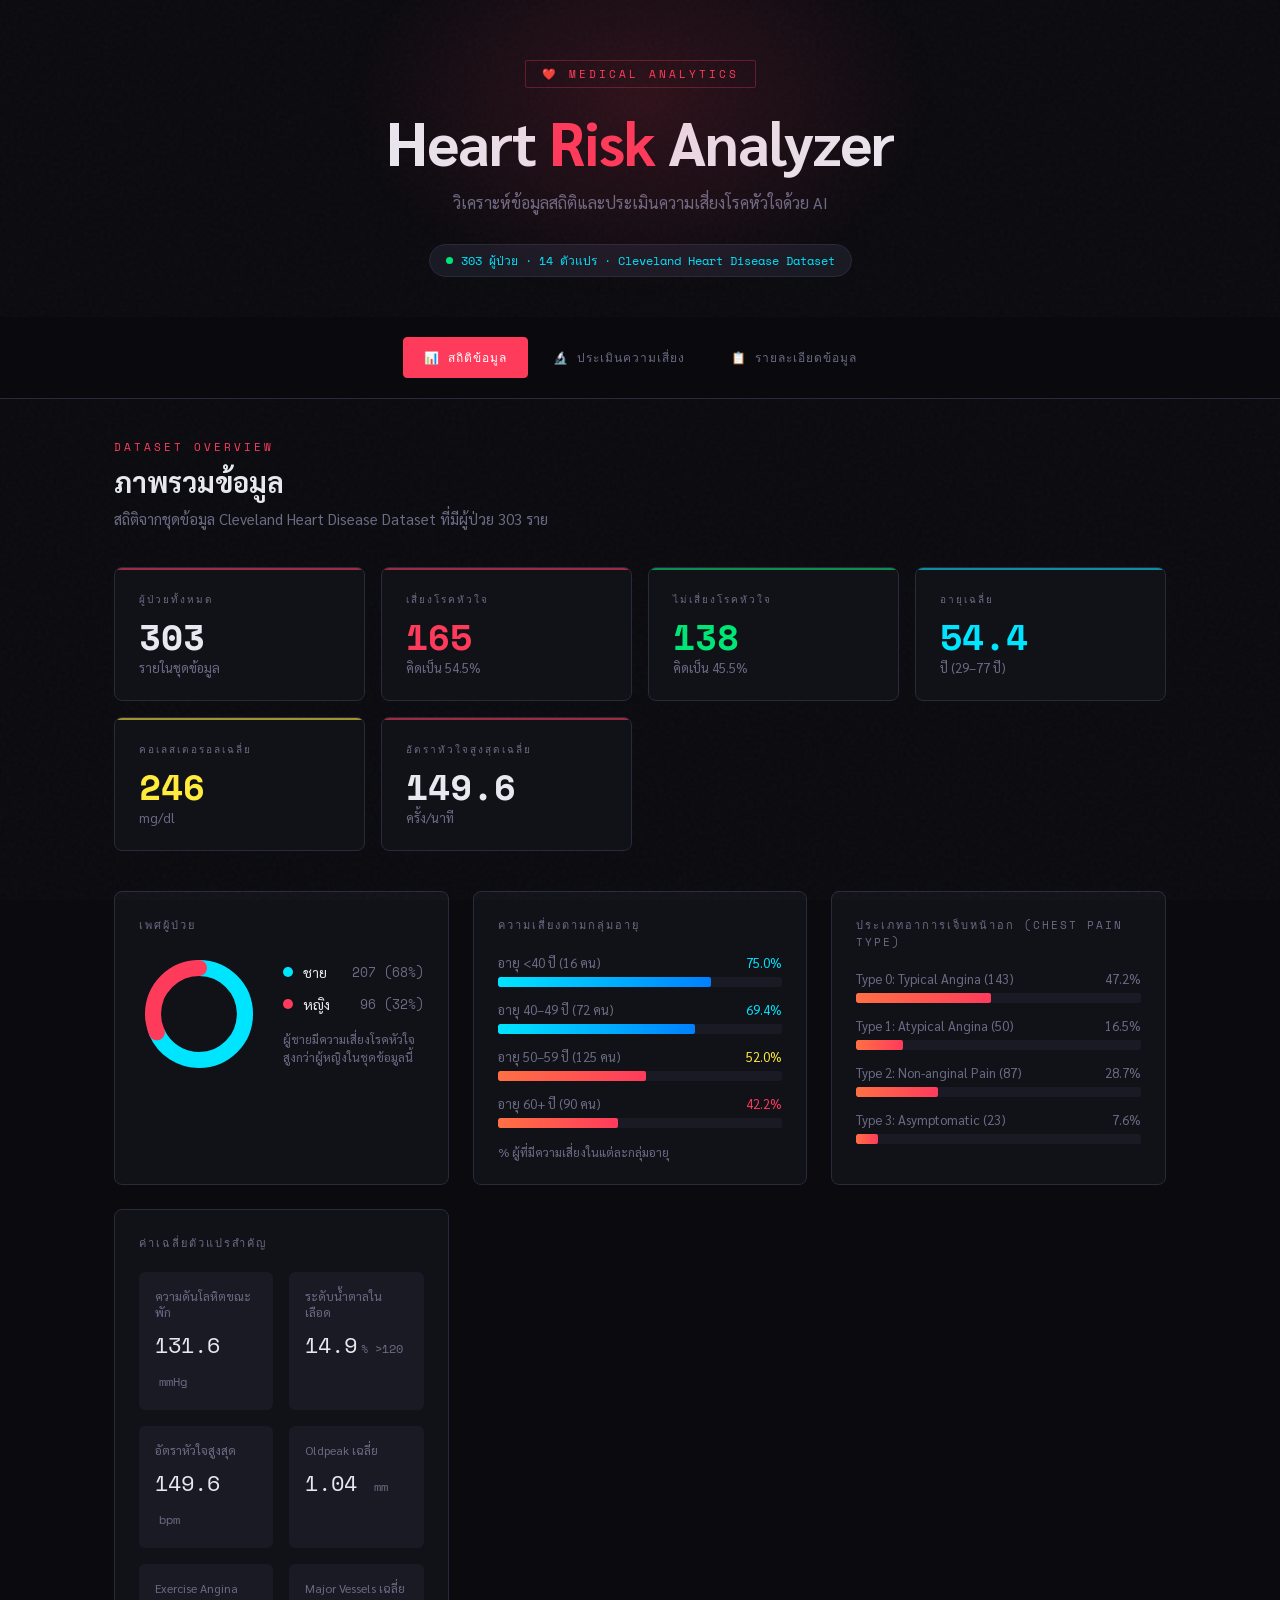
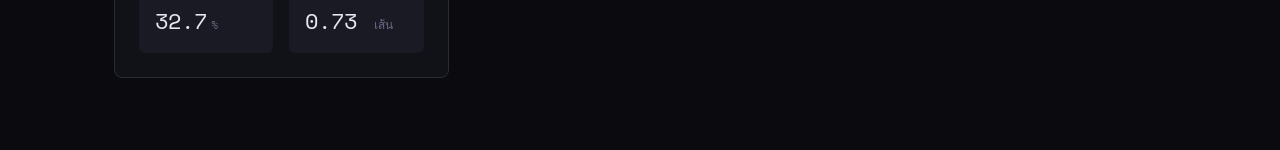
<file: index.html>
<!DOCTYPE html>
<html lang="th">
<head>
  <meta charset="UTF-8">
  <meta name="viewport" content="width=device-width, initial-scale=1.0">
  <title>Heart Risk Analyzer — ระบบวิเคราะห์ความเสี่ยงโรคหัวใจ</title>
  <link href="https://fonts.googleapis.com/css2?family=Sarabun:wght@300;400;600;700&family=Space+Mono:wght@400;700&display=swap" rel="stylesheet">
  <link rel="stylesheet" href="styles.css">
</head>
<body>

<!-- ======================================================
     HERO
     ====================================================== -->
<div class="hero">
  <div class="hero-glow"></div>
  <div class="hero-tag">❤️ Medical Analytics</div>
  <h1>Heart <span>Risk</span> Analyzer</h1>
  <p>วิเคราะห์ข้อมูลสถิติและประเมินความเสี่ยงโรคหัวใจด้วย AI</p>
  <div class="dataset-badge">
    <span class="dot"></span>
    303 ผู้ป่วย · 14 ตัวแปร · Cleveland Heart Disease Dataset
  </div>
</div>

<!-- ======================================================
     NAVIGATION TABS
     ====================================================== -->
<div class="nav-tabs">
  <button class="tab-btn active" onclick="switchTab('stats')">📊 สถิติข้อมูล</button>
  <button class="tab-btn"        onclick="switchTab('predict')">🔬 ประเมินความเสี่ยง</button>
  <button class="tab-btn"        onclick="switchTab('info')">📋 รายละเอียดข้อมูล</button>
</div>

<!-- ======================================================
     TAB 1 — STATISTICS
     ====================================================== -->
<div id="tab-stats" class="section active">
  <div class="section-title">Dataset Overview</div>
  <div class="section-heading">ภาพรวมข้อมูล</div>
  <div class="section-sub">สถิติจากชุดข้อมูล Cleveland Heart Disease Dataset ที่มีผู้ป่วย 303 ราย</div>

  <!-- Summary cards -->
  <div class="stats-grid">
    <div class="stat-card">
      <div class="stat-label">ผู้ป่วยทั้งหมด</div>
      <div class="stat-value">303</div>
      <div class="stat-sub">รายในชุดข้อมูล</div>
    </div>
    <div class="stat-card">
      <div class="stat-label">เสี่ยงโรคหัวใจ</div>
      <div class="stat-value" style="color:var(--accent)">165</div>
      <div class="stat-sub">คิดเป็น 54.5%</div>
    </div>
    <div class="stat-card green">
      <div class="stat-label">ไม่เสี่ยงโรคหัวใจ</div>
      <div class="stat-value" style="color:var(--good)">138</div>
      <div class="stat-sub">คิดเป็น 45.5%</div>
    </div>
    <div class="stat-card blue">
      <div class="stat-label">อายุเฉลี่ย</div>
      <div class="stat-value" style="color:var(--accent3)">54.4</div>
      <div class="stat-sub">ปี (29–77 ปี)</div>
    </div>
    <div class="stat-card yellow">
      <div class="stat-label">คอเลสเตอรอลเฉลี่ย</div>
      <div class="stat-value" style="color:var(--warn)">246</div>
      <div class="stat-sub">mg/dl</div>
    </div>
    <div class="stat-card">
      <div class="stat-label">อัตราหัวใจสูงสุดเฉลี่ย</div>
      <div class="stat-value">149.6</div>
      <div class="stat-sub">ครั้ง/นาที</div>
    </div>
  </div>

  <!-- Charts -->
  <div class="charts-grid">

    <!-- Gender donut -->
    <div class="chart-card">
      <div class="chart-title">เพศผู้ป่วย</div>
      <div class="donut-wrap">
        <svg class="donut" width="120" height="120" viewBox="0 0 120 120">
          <circle cx="60" cy="60" r="46" fill="none" stroke="#1a1a25" stroke-width="16"/>
          <circle id="donut-male"   cx="60" cy="60" r="46" fill="none" stroke="#00e5ff" stroke-width="16"
            stroke-dasharray="0 289" stroke-linecap="round"/>
          <circle id="donut-female" cx="60" cy="60" r="46" fill="none" stroke="#ff3b5c" stroke-width="16"
            stroke-dasharray="0 289" stroke-dashoffset="0" stroke-linecap="round"/>
        </svg>
        <div class="donut-legend">
          <div class="legend-item">
            <div class="legend-dot" style="background:#00e5ff"></div>
            <span class="legend-text">ชาย</span>
            <span class="legend-val">207 (68%)</span>
          </div>
          <div class="legend-item">
            <div class="legend-dot" style="background:#ff3b5c"></div>
            <span class="legend-text">หญิง</span>
            <span class="legend-val">96 (32%)</span>
          </div>
          <div style="margin-top:16px;font-size:12px;color:var(--muted);line-height:1.5;">
            ผู้ชายมีความเสี่ยงโรคหัวใจ<br>สูงกว่าผู้หญิงในชุดข้อมูลนี้
          </div>
        </div>
      </div>
    </div>

    <!-- Age group risk -->
    <div class="chart-card">
      <div class="chart-title">ความเสี่ยงตามกลุ่มอายุ</div>
      <div class="bar-group">
        <div class="bar-label"><span>อายุ &lt;40 ปี (16 คน)</span><span style="color:var(--accent3)">75.0%</span></div>
        <div class="bar-track"><div class="bar-fill blue" style="width:0%" data-w="75%"></div></div>
      </div>
      <div class="bar-group">
        <div class="bar-label"><span>อายุ 40–49 ปี (72 คน)</span><span style="color:var(--accent3)">69.4%</span></div>
        <div class="bar-track"><div class="bar-fill blue" style="width:0%" data-w="69.4%"></div></div>
      </div>
      <div class="bar-group">
        <div class="bar-label"><span>อายุ 50–59 ปี (125 คน)</span><span style="color:var(--warn)">52.0%</span></div>
        <div class="bar-track"><div class="bar-fill red" style="width:0%" data-w="52%"></div></div>
      </div>
      <div class="bar-group">
        <div class="bar-label"><span>อายุ 60+ ปี (90 คน)</span><span style="color:var(--accent)">42.2%</span></div>
        <div class="bar-track"><div class="bar-fill red" style="width:0%" data-w="42.2%"></div></div>
      </div>
      <div style="font-size:12px;color:var(--muted);margin-top:16px;">% ผู้ที่มีความเสี่ยงในแต่ละกลุ่มอายุ</div>
    </div>

    <!-- Chest pain type -->
    <div class="chart-card">
      <div class="chart-title">ประเภทอาการเจ็บหน้าอก (Chest Pain Type)</div>
      <div class="bar-group">
        <div class="bar-label"><span>Type 0: Typical Angina (143)</span><span>47.2%</span></div>
        <div class="bar-track"><div class="bar-fill red" style="width:0%" data-w="47.2%"></div></div>
      </div>
      <div class="bar-group">
        <div class="bar-label"><span>Type 1: Atypical Angina (50)</span><span>16.5%</span></div>
        <div class="bar-track"><div class="bar-fill red" style="width:0%" data-w="16.5%"></div></div>
      </div>
      <div class="bar-group">
        <div class="bar-label"><span>Type 2: Non-anginal Pain (87)</span><span>28.7%</span></div>
        <div class="bar-track"><div class="bar-fill red" style="width:0%" data-w="28.7%"></div></div>
      </div>
      <div class="bar-group">
        <div class="bar-label"><span>Type 3: Asymptomatic (23)</span><span>7.6%</span></div>
        <div class="bar-track"><div class="bar-fill red" style="width:0%" data-w="7.6%"></div></div>
      </div>
    </div>

    <!-- Key metrics -->
    <div class="chart-card">
      <div class="chart-title">ค่าเฉลี่ยตัวแปรสำคัญ</div>
      <div class="scatter-info">
        <div class="info-block">
          <div class="info-block-label">ความดันโลหิตขณะพัก</div>
          <div class="info-block-value">131.6 <span class="info-block-unit">mmHg</span></div>
        </div>
        <div class="info-block">
          <div class="info-block-label">ระดับน้ำตาลในเลือด</div>
          <div class="info-block-value">14.9<span class="info-block-unit">% &gt;120</span></div>
        </div>
        <div class="info-block">
          <div class="info-block-label">อัตราหัวใจสูงสุด</div>
          <div class="info-block-value">149.6 <span class="info-block-unit">bpm</span></div>
        </div>
        <div class="info-block">
          <div class="info-block-label">Oldpeak เฉลี่ย</div>
          <div class="info-block-value">1.04 <span class="info-block-unit">mm</span></div>
        </div>
        <div class="info-block">
          <div class="info-block-label">Exercise Angina</div>
          <div class="info-block-value">32.7<span class="info-block-unit">%</span></div>
        </div>
        <div class="info-block">
          <div class="info-block-label">Major Vessels เฉลี่ย</div>
          <div class="info-block-value">0.73 <span class="info-block-unit">เส้น</span></div>
        </div>
      </div>
    </div>

  </div><!-- /charts-grid -->
</div><!-- /tab-stats -->

<!-- ======================================================
     TAB 2 — PREDICTION FORM
     ====================================================== -->
<div id="tab-predict" class="section">
  <div class="section-title">Risk Assessment</div>
  <div class="section-heading">ประเมินความเสี่ยงโรคหัวใจ</div>
  <div class="section-sub">
    กรอกข้อมูลสุขภาพของคุณเพื่อให้ AI วิเคราะห์ความเสี่ยง —
    ผลลัพธ์เป็นการประเมินเบื้องต้นเท่านั้น ไม่ใช่การวินิจฉัยทางการแพทย์
  </div>

  <div class="form-grid">

    <!-- Age -->
    <div class="form-group">
      <label>อายุ (Age)</label>
      <div class="field-desc">อายุของผู้ป่วยเป็นปี</div>
      <input type="range" id="f-age" min="20" max="80" value="50"
             oninput="document.getElementById('v-age').textContent=this.value">
      <div class="range-display">
        <div><span class="range-val" id="v-age">50</span> <span class="range-unit">ปี</span></div>
        <div style="font-size:11px;color:var(--muted)">20–80</div>
      </div>
    </div>

    <!-- Sex -->
    <div class="form-group">
      <label>เพศ (Sex)</label>
      <div class="field-desc">เพศทางชีววิทยา</div>
      <select id="f-sex">
        <option value="1">ชาย (Male)</option>
        <option value="0">หญิง (Female)</option>
      </select>
    </div>

    <!-- Chest Pain -->
    <div class="form-group">
      <label>อาการเจ็บหน้าอก (Chest Pain Type)</label>
      <div class="field-desc">ประเภทอาการเจ็บหน้าอกที่พบ</div>
      <select id="f-cp">
        <option value="0">Type 0: Typical Angina (เจ็บหน้าอกทั่วไป)</option>
        <option value="1">Type 1: Atypical Angina (ผิดปกติ)</option>
        <option value="2">Type 2: Non-anginal Pain (ไม่ใช่ angina)</option>
        <option value="3">Type 3: Asymptomatic (ไม่มีอาการ)</option>
      </select>
    </div>

    <!-- Blood pressure -->
    <div class="form-group">
      <label>ความดันโลหิต (Resting BP)</label>
      <div class="field-desc">ความดันโลหิตขณะพัก (mmHg)</div>
      <input type="range" id="f-trestbps" min="90" max="200" value="130"
             oninput="document.getElementById('v-bp').textContent=this.value">
      <div class="range-display">
        <div><span class="range-val" id="v-bp">130</span> <span class="range-unit">mmHg</span></div>
        <div style="font-size:11px;color:var(--muted)">90–200</div>
      </div>
    </div>

    <!-- Cholesterol -->
    <div class="form-group">
      <label>คอเลสเตอรอล (Cholesterol)</label>
      <div class="field-desc">ระดับคอเลสเตอรอลในเลือด (mg/dl)</div>
      <input type="range" id="f-chol" min="120" max="580" value="246"
             oninput="document.getElementById('v-chol').textContent=this.value">
      <div class="range-display">
        <div><span class="range-val" id="v-chol">246</span> <span class="range-unit">mg/dl</span></div>
        <div style="font-size:11px;color:var(--muted)">120–580</div>
      </div>
    </div>

    <!-- Fasting blood sugar -->
    <div class="form-group">
      <label>น้ำตาลในเลือด (Fasting Blood Sugar)</label>
      <div class="field-desc">ระดับน้ำตาลในเลือดหลังอดอาหาร</div>
      <select id="f-fbs">
        <option value="0">ปกติ (≤120 mg/dl)</option>
        <option value="1">สูง (&gt;120 mg/dl)</option>
      </select>
    </div>

    <!-- Resting ECG -->
    <div class="form-group">
      <label>ผล ECG ขณะพัก (Rest ECG)</label>
      <div class="field-desc">ผลการตรวจคลื่นไฟฟ้าหัวใจขณะพัก</div>
      <select id="f-restecg">
        <option value="0">0: ปกติ (Normal)</option>
        <option value="1">1: ST-T wave abnormality</option>
        <option value="2">2: Left ventricular hypertrophy</option>
      </select>
    </div>

    <!-- Max heart rate -->
    <div class="form-group">
      <label>อัตราหัวใจสูงสุด (Max Heart Rate)</label>
      <div class="field-desc">อัตราการเต้นหัวใจสูงสุดที่ทำได้</div>
      <input type="range" id="f-thalach" min="70" max="202" value="150"
             oninput="document.getElementById('v-hr').textContent=this.value">
      <div class="range-display">
        <div><span class="range-val" id="v-hr">150</span> <span class="range-unit">bpm</span></div>
        <div style="font-size:11px;color:var(--muted)">70–202</div>
      </div>
    </div>

    <!-- Exercise angina -->
    <div class="form-group">
      <label>อาการเจ็บหน้าอกจากออกกำลังกาย (Exercise Angina)</label>
      <div class="field-desc">เจ็บหน้าอกเมื่อออกกำลังกาย</div>
      <select id="f-exang">
        <option value="0">ไม่มี (No)</option>
        <option value="1">มี (Yes)</option>
      </select>
    </div>

    <!-- Oldpeak -->
    <div class="form-group">
      <label>Oldpeak (ST Depression)</label>
      <div class="field-desc">การเปลี่ยนแปลง ST ขณะออกกำลังกายเทียบกับขณะพัก</div>
      <input type="range" id="f-oldpeak" min="0" max="6" step="0.1" value="1"
             oninput="document.getElementById('v-op').textContent=parseFloat(this.value).toFixed(1)">
      <div class="range-display">
        <div><span class="range-val" id="v-op">1.0</span> <span class="range-unit">mm</span></div>
        <div style="font-size:11px;color:var(--muted)">0–6</div>
      </div>
    </div>

    <!-- Slope -->
    <div class="form-group">
      <label>Slope ของ ST Segment</label>
      <div class="field-desc">ความชันของ ST segment ขณะออกกำลังกาย</div>
      <select id="f-slope">
        <option value="0">0: Downsloping (ลาด)</option>
        <option value="1">1: Flat (แบน)</option>
        <option value="2">2: Upsloping (ขึ้น)</option>
      </select>
    </div>

    <!-- CA -->
    <div class="form-group">
      <label>หลอดเลือดหัวใจ (CA)</label>
      <div class="field-desc">จำนวนหลอดเลือดหลักที่เห็นจาก fluoroscopy</div>
      <select id="f-ca">
        <option value="0">0 เส้น</option>
        <option value="1">1 เส้น</option>
        <option value="2">2 เส้น</option>
        <option value="3">3 เส้น</option>
      </select>
    </div>

    <!-- Thal -->
    <div class="form-group">
      <label>Thalassemia (Thal)</label>
      <div class="field-desc">ผลการตรวจ thalassemia</div>
      <select id="f-thal">
        <option value="0">0: ปกติ (Normal)</option>
        <option value="1">1: Fixed Defect</option>
        <option value="2">2: Normal</option>
        <option value="3">3: Reversable Defect</option>
      </select>
    </div>

  </div><!-- /form-grid -->

  <button class="btn-predict" id="btn-predict" onclick="runPrediction()">
    🔍 วิเคราะห์ความเสี่ยง
  </button>

  <!-- Result panel -->
  <div id="result-panel" class="result-panel">
    <div class="result-header">
      <div>
        <div id="result-score-big" class="result-score-big">—</div>
        <div class="result-score-label">คะแนนความเสี่ยง (0–100)</div>
      </div>
      <div id="result-badge" class="result-risk-badge">—</div>
    </div>

    <div class="risk-bar-container">
      <div class="risk-bar-track">
        <div id="risk-thumb" class="risk-bar-thumb" style="left:0%"></div>
      </div>
      <div style="display:flex;justify-content:space-between;margin-top:8px;font-size:11px;color:var(--muted);font-family:var(--font-mono);">
        <span>ต่ำมาก</span><span>ปานกลาง</span><span>สูงมาก</span>
      </div>
    </div>

    <div id="analysis-grid" class="analysis-grid"></div>

    <div style="margin-top:24px;">
      <div class="ai-response-header">
        AI Analysis
        <span id="loading-dots" class="loading-dots" style="display:none">
          <span></span><span></span><span></span>
        </span>
      </div>
      <div id="ai-response" class="ai-response">กำลังวิเคราะห์...</div>
    </div>
  </div><!-- /result-panel -->

</div><!-- /tab-predict -->

<!-- ======================================================
     TAB 3 — DATASET INFO
     ====================================================== -->
<div id="tab-info" class="section">
  <div class="section-title">Dataset Features</div>
  <div class="section-heading">รายละเอียดตัวแปร</div>
  <div class="section-sub">คำอธิบายตัวแปร 14 ตัวแปรในชุดข้อมูล Cleveland Heart Disease Dataset</div>

  <div class="chart-card" style="overflow-x:auto">
    <table class="feature-table">
      <thead>
        <tr>
          <th>ตัวแปร</th>
          <th>ชื่อเต็ม</th>
          <th>ประเภท</th>
          <th>ช่วงค่า</th>
          <th>คำอธิบาย</th>
        </tr>
      </thead>
      <tbody>
        <tr><td class="feat-name">age</td>      <td>อายุ</td>                     <td>ตัวเลข</td>   <td>29–77</td>  <td>อายุของผู้ป่วย (ปี)</td></tr>
        <tr><td class="feat-name">sex</td>      <td>เพศ</td>                      <td>หมวดหมู่</td> <td>0, 1</td>   <td>1 = ชาย, 0 = หญิง</td></tr>
        <tr><td class="feat-name">cp</td>       <td>Chest Pain Type</td>          <td>หมวดหมู่</td> <td>0–3</td>   <td>ประเภทอาการเจ็บหน้าอก (0=typical, 3=asymptomatic)</td></tr>
        <tr><td class="feat-name">trestbps</td> <td>Resting Blood Pressure</td>   <td>ตัวเลข</td>   <td>94–200</td> <td>ความดันโลหิตขณะพัก (mmHg)</td></tr>
        <tr><td class="feat-name">chol</td>     <td>Cholesterol</td>              <td>ตัวเลข</td>   <td>126–564</td><td>ระดับคอเลสเตอรอลในเลือด (mg/dl)</td></tr>
        <tr><td class="feat-name">fbs</td>      <td>Fasting Blood Sugar</td>      <td>หมวดหมู่</td> <td>0, 1</td>   <td>1 = น้ำตาลในเลือด &gt;120 mg/dl</td></tr>
        <tr><td class="feat-name">restecg</td>  <td>Resting ECG</td>              <td>หมวดหมู่</td> <td>0–2</td>   <td>ผลตรวจ ECG ขณะพัก</td></tr>
        <tr><td class="feat-name">thalach</td>  <td>Max Heart Rate</td>           <td>ตัวเลข</td>   <td>71–202</td> <td>อัตราหัวใจสูงสุดที่ทำได้</td></tr>
        <tr><td class="feat-name">exang</td>    <td>Exercise Angina</td>          <td>หมวดหมู่</td> <td>0, 1</td>   <td>1 = เจ็บหน้าอกเมื่อออกกำลังกาย</td></tr>
        <tr><td class="feat-name">oldpeak</td>  <td>ST Depression</td>            <td>ตัวเลข</td>   <td>0–6.2</td>  <td>การลดลงของ ST segment ขณะออกกำลังกาย</td></tr>
        <tr><td class="feat-name">slope</td>    <td>ST Slope</td>                 <td>หมวดหมู่</td> <td>0–2</td>   <td>ความชันของ ST ขณะออกกำลังกาย (0=downsloping)</td></tr>
        <tr><td class="feat-name">ca</td>       <td>Major Vessels</td>            <td>ตัวเลข</td>   <td>0–4</td>   <td>จำนวนหลอดเลือดหลักที่เห็นจาก fluoroscopy</td></tr>
        <tr><td class="feat-name">thal</td>     <td>Thalassemia</td>              <td>หมวดหมู่</td> <td>0–3</td>   <td>ผลการตรวจ thalassemia</td></tr>
        <tr><td class="feat-name">target</td>   <td>ผลการวินิจฉัย</td>           <td>หมวดหมู่</td> <td>0, 1</td>   <td>1 = มีความเสี่ยงโรคหัวใจ, 0 = ไม่มีความเสี่ยง</td></tr>
      </tbody>
    </table>
  </div>

  <div style="margin-top:32px;padding:20px;background:var(--surface);border:1px solid var(--border);border-radius:8px;border-left:3px solid var(--accent)">
    <div style="font-family:var(--font-mono);font-size:10px;letter-spacing:2px;color:var(--accent);margin-bottom:10px;text-transform:uppercase">
      ⚠️ ข้อจำกัดความรับผิดชอบ
    </div>
    <p style="font-size:14px;color:var(--muted);line-height:1.7">
      ระบบนี้สร้างขึ้นเพื่อวัตถุประสงค์การศึกษาและวิจัยเท่านั้น ผลการประเมินความเสี่ยงที่แสดงไม่ใช่การวินิจฉัยทางการแพทย์
      หากคุณมีความกังวลเกี่ยวกับสุขภาพหัวใจ กรุณาปรึกษาแพทย์ผู้เชี่ยวชาญ
    </p>
  </div>
</div><!-- /tab-info -->

<script src="main.js"></script>
</body>
</html>
</file>
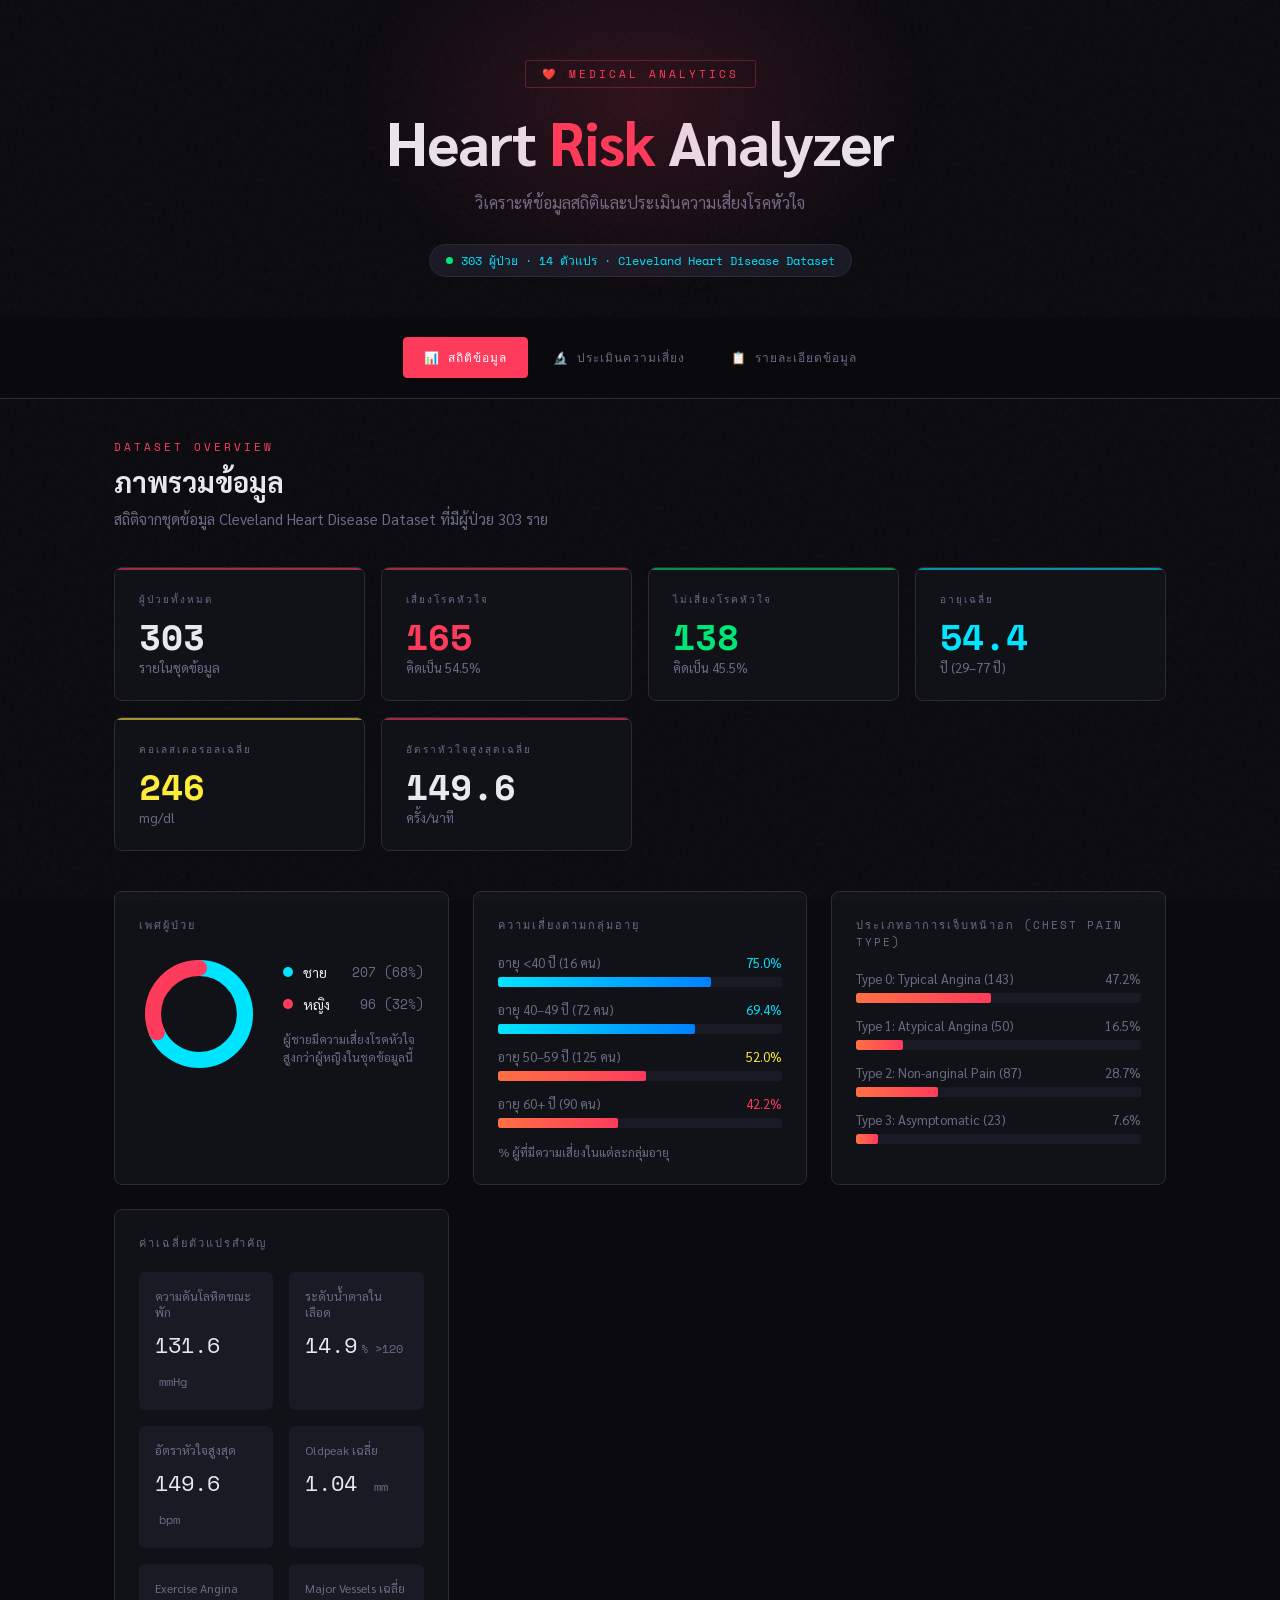
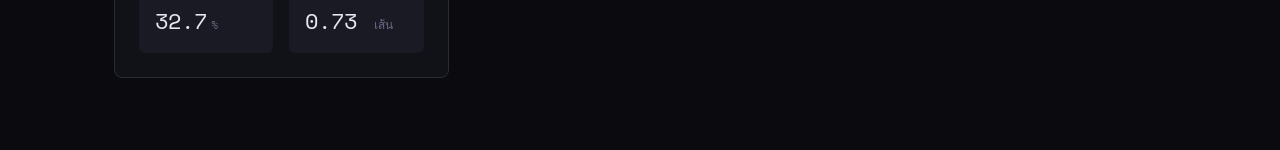
<file: project.html>
<!DOCTYPE html>
<html lang="th">
<head>
<meta charset="UTF-8">
<meta name="viewport" content="width=device-width, initial-scale=1.0">
<title>Heart Risk Analyzer — ระบบวิเคราะห์ความเสี่ยงโรคหัวใจ</title>
<link href="https://fonts.googleapis.com/css2?family=Sarabun:wght@300;400;600;700&family=Space+Mono:wght@400;700&display=swap" rel="stylesheet">
<style>
  :root {
    --bg: #0a0a0f;
    --surface: #111118;
    --surface2: #1a1a25;
    --border: #2a2a3a;
    --accent: #ff3b5c;
    --accent2: #ff7043;
    --accent3: #00e5ff;
    --good: #00e676;
    --warn: #ffeb3b;
    --text: #e8e8f0;
    --muted: #6b6b85;
    --font-mono: 'Space Mono', monospace;
    --font-body: 'Sarabun', sans-serif;
  }

  * { box-sizing: border-box; margin: 0; padding: 0; }

  body {
    background: var(--bg);
    color: var(--text);
    font-family: var(--font-body);
    min-height: 100vh;
    overflow-x: hidden;
  }

  /* Noise texture overlay */
  body::before {
    content: '';
    position: fixed;
    inset: 0;
    background-image: url("data:image/svg+xml,%3Csvg viewBox='0 0 256 256' xmlns='http://www.w3.org/2000/svg'%3E%3Cfilter id='noise'%3E%3CfeTurbulence type='fractalNoise' baseFrequency='0.9' numOctaves='4' stitchTiles='stitch'/%3E%3C/filter%3E%3Crect width='100%25' height='100%25' filter='url(%23noise)' opacity='0.03'/%3E%3C/svg%3E");
    pointer-events: none;
    z-index: 0;
  }

  /* Hero */
  .hero {
    position: relative;
    padding: 60px 24px 40px;
    text-align: center;
    overflow: hidden;
  }
  .hero-glow {
    position: absolute;
    top: -100px; left: 50%; transform: translateX(-50%);
    width: 600px; height: 400px;
    background: radial-gradient(ellipse, rgba(255,59,92,0.15) 0%, transparent 70%);
    pointer-events: none;
  }
  .hero-tag {
    display: inline-block;
    font-family: var(--font-mono);
    font-size: 11px;
    letter-spacing: 3px;
    color: var(--accent);
    border: 1px solid rgba(255,59,92,0.3);
    padding: 5px 16px;
    border-radius: 2px;
    margin-bottom: 20px;
    text-transform: uppercase;
  }
  .hero h1 {
    font-size: clamp(32px, 6vw, 60px);
    font-weight: 700;
    letter-spacing: -1px;
    line-height: 1.1;
    margin-bottom: 16px;
  }
  .hero h1 span { color: var(--accent); }
  .hero p {
    color: var(--muted);
    font-size: 16px;
    max-width: 500px;
    margin: 0 auto 8px;
    line-height: 1.6;
  }
  .dataset-badge {
    display: inline-flex;
    align-items: center;
    gap: 8px;
    background: var(--surface2);
    border: 1px solid var(--border);
    border-radius: 40px;
    padding: 6px 16px;
    font-family: var(--font-mono);
    font-size: 12px;
    color: var(--accent3);
    margin-top: 20px;
  }
  .dot { width: 7px; height: 7px; border-radius: 50%; background: var(--good); animation: pulse 2s infinite; }
  @keyframes pulse { 0%,100%{opacity:1;transform:scale(1)} 50%{opacity:0.5;transform:scale(0.8)} }

  /* Navigation tabs */
  .nav-tabs {
    display: flex;
    justify-content: center;
    gap: 4px;
    padding: 20px 24px;
    position: sticky;
    top: 0;
    z-index: 100;
    background: rgba(10,10,15,0.85);
    backdrop-filter: blur(20px);
    border-bottom: 1px solid var(--border);
  }
  .tab-btn {
    font-family: var(--font-mono);
    font-size: 12px;
    letter-spacing: 1px;
    padding: 10px 20px;
    border: 1px solid transparent;
    border-radius: 4px;
    background: transparent;
    color: var(--muted);
    cursor: pointer;
    transition: all 0.2s;
    text-transform: uppercase;
  }
  .tab-btn:hover { color: var(--text); border-color: var(--border); }
  .tab-btn.active {
    background: var(--accent);
    color: white;
    border-color: var(--accent);
  }

  /* Content sections */
  .section { display: none; padding: 40px 24px; max-width: 1100px; margin: 0 auto; }
  .section.active { display: block; animation: fadeIn 0.3s ease; }
  @keyframes fadeIn { from{opacity:0;transform:translateY(12px)} to{opacity:1;transform:translateY(0)} }

  /* Stats grid */
  .stats-grid {
    display: grid;
    grid-template-columns: repeat(auto-fit, minmax(200px, 1fr));
    gap: 16px;
    margin-bottom: 40px;
  }
  .stat-card {
    background: var(--surface);
    border: 1px solid var(--border);
    border-radius: 8px;
    padding: 24px;
    position: relative;
    overflow: hidden;
    transition: transform 0.2s, border-color 0.2s;
  }
  .stat-card:hover { transform: translateY(-3px); border-color: rgba(255,59,92,0.3); }
  .stat-card::before {
    content: '';
    position: absolute;
    top: 0; left: 0; right: 0;
    height: 2px;
    background: var(--accent);
    opacity: 0.6;
  }
  .stat-card.blue::before { background: var(--accent3); }
  .stat-card.green::before { background: var(--good); }
  .stat-card.yellow::before { background: var(--warn); }
  .stat-label {
    font-family: var(--font-mono);
    font-size: 10px;
    letter-spacing: 2px;
    color: var(--muted);
    text-transform: uppercase;
    margin-bottom: 12px;
  }
  .stat-value {
    font-family: var(--font-mono);
    font-size: 36px;
    font-weight: 700;
    color: var(--text);
    line-height: 1;
    margin-bottom: 4px;
  }
  .stat-sub { font-size: 13px; color: var(--muted); }

  /* Charts */
  .charts-grid {
    display: grid;
    grid-template-columns: repeat(auto-fit, minmax(300px, 1fr));
    gap: 24px;
    margin-bottom: 32px;
  }
  .chart-card {
    background: var(--surface);
    border: 1px solid var(--border);
    border-radius: 8px;
    padding: 24px;
  }
  .chart-title {
    font-family: var(--font-mono);
    font-size: 11px;
    letter-spacing: 2px;
    color: var(--muted);
    text-transform: uppercase;
    margin-bottom: 20px;
  }

  /* Bar chart */
  .bar-group { margin-bottom: 14px; }
  .bar-label { font-size: 13px; color: var(--muted); margin-bottom: 6px; display: flex; justify-content: space-between; }
  .bar-track { background: var(--surface2); border-radius: 2px; height: 10px; position: relative; overflow: hidden; }
  .bar-fill {
    height: 100%;
    border-radius: 2px;
    transition: width 1s cubic-bezier(0.4,0,0.2,1);
  }
  .bar-fill.red { background: linear-gradient(90deg, var(--accent2), var(--accent)); }
  .bar-fill.blue { background: linear-gradient(90deg, var(--accent3), #0080ff); }
  .bar-fill.green { background: linear-gradient(90deg, #00c853, var(--good)); }

  /* Donut */
  .donut-wrap { display: flex; align-items: center; gap: 24px; }
  svg.donut { transform: rotate(-90deg); }
  .donut-legend { flex: 1; }
  .legend-item { display: flex; align-items: center; gap: 10px; margin-bottom: 12px; }
  .legend-dot { width: 10px; height: 10px; border-radius: 50%; flex-shrink: 0; }
  .legend-text { font-size: 14px; }
  .legend-val { font-family: var(--font-mono); font-size: 13px; color: var(--muted); margin-left: auto; }

  /* Scatter plot info */
  .scatter-info { display: grid; grid-template-columns: 1fr 1fr; gap: 16px; }
  .info-block {
    background: var(--surface2);
    border-radius: 6px;
    padding: 16px;
  }
  .info-block-label { font-size: 12px; color: var(--muted); margin-bottom: 8px; }
  .info-block-value { font-family: var(--font-mono); font-size: 22px; color: var(--text); }
  .info-block-unit { font-size: 12px; color: var(--muted); margin-left: 4px; }

  /* Risk meter */
  .risk-meter-wrap { text-align: center; padding: 10px 0; }
  .risk-arc-container { position: relative; width: 200px; margin: 0 auto 16px; }
  .risk-label-center {
    position: absolute; top: 55%; left: 50%; transform: translate(-50%, -50%);
    text-align: center;
  }
  .risk-pct {
    font-family: var(--font-mono);
    font-size: 32px;
    font-weight: 700;
  }
  .risk-pct-sub { font-size: 12px; color: var(--muted); }

  /* FORM SECTION */
  .form-grid {
    display: grid;
    grid-template-columns: repeat(auto-fit, minmax(280px, 1fr));
    gap: 20px;
    margin-bottom: 32px;
  }
  .form-group {
    background: var(--surface);
    border: 1px solid var(--border);
    border-radius: 8px;
    padding: 20px;
    transition: border-color 0.2s;
  }
  .form-group:focus-within { border-color: rgba(255,59,92,0.5); }
  .form-group label {
    display: block;
    font-family: var(--font-mono);
    font-size: 10px;
    letter-spacing: 2px;
    color: var(--muted);
    text-transform: uppercase;
    margin-bottom: 10px;
  }
  .form-group .field-desc { font-size: 12px; color: var(--muted); margin-bottom: 10px; line-height: 1.4; }
  .form-group input, .form-group select {
    width: 100%;
    background: var(--surface2);
    border: 1px solid var(--border);
    border-radius: 4px;
    color: var(--text);
    font-family: var(--font-mono);
    font-size: 15px;
    padding: 10px 12px;
    outline: none;
    transition: border-color 0.2s;
    -webkit-appearance: none;
  }
  .form-group input:focus, .form-group select:focus { border-color: var(--accent); }
  .form-group select option { background: var(--surface2); }

  .range-display {
    display: flex;
    justify-content: space-between;
    align-items: center;
    margin-top: 8px;
  }
  .range-val {
    font-family: var(--font-mono);
    font-size: 22px;
    color: var(--accent);
  }
  .range-unit { font-size: 12px; color: var(--muted); }

  input[type=range] {
    -webkit-appearance: none;
    background: var(--surface2);
    height: 4px;
    border-radius: 2px;
    border: none;
    padding: 0;
    cursor: pointer;
  }
  input[type=range]::-webkit-slider-thumb {
    -webkit-appearance: none;
    width: 18px; height: 18px;
    border-radius: 50%;
    background: var(--accent);
    cursor: pointer;
    border: 2px solid var(--bg);
  }

  .btn-predict {
    width: 100%;
    background: var(--accent);
    color: white;
    border: none;
    border-radius: 6px;
    font-family: var(--font-mono);
    font-size: 14px;
    letter-spacing: 2px;
    padding: 18px;
    cursor: pointer;
    text-transform: uppercase;
    transition: all 0.2s;
    position: relative;
    overflow: hidden;
  }
  .btn-predict:hover { background: #ff1a40; transform: translateY(-2px); box-shadow: 0 8px 30px rgba(255,59,92,0.4); }
  .btn-predict:active { transform: translateY(0); }
  .btn-predict:disabled { opacity: 0.5; cursor: not-allowed; transform: none; }

  /* Result panel */
  .result-panel {
    background: var(--surface);
    border: 1px solid var(--border);
    border-radius: 10px;
    padding: 32px;
    margin-top: 28px;
    display: none;
    animation: fadeIn 0.4s ease;
  }
  .result-panel.show { display: block; }
  .result-header {
    display: flex;
    align-items: center;
    gap: 20px;
    margin-bottom: 28px;
    flex-wrap: wrap;
  }
  .result-risk-badge {
    font-family: var(--font-mono);
    font-size: 13px;
    letter-spacing: 2px;
    padding: 8px 20px;
    border-radius: 4px;
    text-transform: uppercase;
  }
  .risk-low { background: rgba(0,230,118,0.15); color: var(--good); border: 1px solid rgba(0,230,118,0.3); }
  .risk-moderate { background: rgba(255,235,59,0.15); color: var(--warn); border: 1px solid rgba(255,235,59,0.3); }
  .risk-high { background: rgba(255,59,92,0.15); color: var(--accent); border: 1px solid rgba(255,59,92,0.3); }

  .result-score-big {
    font-family: var(--font-mono);
    font-size: 52px;
    font-weight: 700;
    line-height: 1;
  }
  .result-score-label { font-size: 13px; color: var(--muted); margin-top: 4px; }

  .risk-bar-container { margin: 24px 0; }
  .risk-bar-track {
    height: 12px;
    background: linear-gradient(90deg, var(--good) 0%, var(--warn) 50%, var(--accent) 100%);
    border-radius: 6px;
    position: relative;
  }
  .risk-bar-thumb {
    position: absolute;
    top: 50%;
    transform: translate(-50%, -50%);
    width: 22px; height: 22px;
    background: white;
    border-radius: 50%;
    box-shadow: 0 2px 12px rgba(0,0,0,0.5);
    transition: left 1s cubic-bezier(0.4,0,0.2,1);
  }

  .analysis-grid {
    display: grid;
    grid-template-columns: repeat(auto-fit, minmax(200px, 1fr));
    gap: 12px;
    margin-top: 24px;
  }
  .analysis-item {
    background: var(--surface2);
    border-radius: 6px;
    padding: 14px;
  }
  .analysis-item-label { font-size: 12px; color: var(--muted); margin-bottom: 6px; }
  .analysis-item-value { font-family: var(--font-mono); font-size: 16px; }
  .analysis-item-status { font-size: 12px; margin-top: 4px; }

  .ai-response {
    background: var(--surface2);
    border-left: 3px solid var(--accent3);
    border-radius: 0 6px 6px 0;
    padding: 20px;
    margin-top: 24px;
    font-size: 15px;
    line-height: 1.7;
    color: var(--text);
    white-space: pre-wrap;
  }
  .ai-response-header {
    font-family: var(--font-mono);
    font-size: 10px;
    letter-spacing: 2px;
    color: var(--accent3);
    margin-bottom: 12px;
    text-transform: uppercase;
  }

  .loading-dots {
    display: inline-flex;
    gap: 4px;
    align-items: center;
    margin-left: 8px;
  }
  .loading-dots span {
    width: 6px; height: 6px;
    background: var(--accent3);
    border-radius: 50%;
    animation: bounce 1s infinite;
  }
  .loading-dots span:nth-child(2) { animation-delay: 0.15s; }
  .loading-dots span:nth-child(3) { animation-delay: 0.3s; }
  @keyframes bounce { 0%,80%,100%{transform:scale(0.7);opacity:0.4} 40%{transform:scale(1);opacity:1} }

  /* Section titles */
  .section-title {
    font-family: var(--font-mono);
    font-size: 11px;
    letter-spacing: 3px;
    color: var(--accent);
    text-transform: uppercase;
    margin-bottom: 8px;
  }
  .section-heading {
    font-size: 28px;
    font-weight: 700;
    margin-bottom: 8px;
  }
  .section-sub {
    font-size: 15px;
    color: var(--muted);
    margin-bottom: 36px;
    line-height: 1.6;
  }

  /* Table */
  .feature-table { width: 100%; border-collapse: collapse; font-size: 14px; }
  .feature-table th {
    font-family: var(--font-mono);
    font-size: 10px;
    letter-spacing: 2px;
    color: var(--muted);
    text-align: left;
    padding: 12px 16px;
    border-bottom: 1px solid var(--border);
    text-transform: uppercase;
  }
  .feature-table td { padding: 14px 16px; border-bottom: 1px solid rgba(42,42,58,0.5); }
  .feature-table tr:last-child td { border-bottom: none; }
  .feature-table tr:hover td { background: var(--surface2); }
  .feat-name { font-family: var(--font-mono); font-size: 13px; color: var(--accent3); }

  /* Scrollbar */
  ::-webkit-scrollbar { width: 6px; }
  ::-webkit-scrollbar-track { background: var(--surface); }
  ::-webkit-scrollbar-thumb { background: var(--border); border-radius: 3px; }

  @media (max-width: 600px) {
    .hero { padding: 40px 16px 24px; }
    .section { padding: 24px 16px; }
    .form-grid { grid-template-columns: 1fr; }
    .charts-grid { grid-template-columns: 1fr; }
  }
</style>
</head>
<body>

<div class="hero">
  <div class="hero-glow"></div>
  <div class="hero-tag">❤️ Medical Analytics</div>
  <h1>Heart <span>Risk</span> Analyzer</h1>
  <p>วิเคราะห์ข้อมูลสถิติและประเมินความเสี่ยงโรคหัวใจ</p>
  <div class="dataset-badge">
    <span class="dot"></span>
    303 ผู้ป่วย · 14 ตัวแปร · Cleveland Heart Disease Dataset
  </div>
</div>

<div class="nav-tabs">
  <button class="tab-btn active" onclick="switchTab('stats')">📊 สถิติข้อมูล</button>
  <button class="tab-btn" onclick="switchTab('predict')">🔬 ประเมินความเสี่ยง</button>
  <button class="tab-btn" onclick="switchTab('info')">📋 รายละเอียดข้อมูล</button>
</div>

<!-- STATS SECTION -->
<div id="tab-stats" class="section active">
  <div class="section-title">Dataset Overview</div>
  <div class="section-heading">ภาพรวมข้อมูล</div>
  <div class="section-sub">สถิติจากชุดข้อมูล Cleveland Heart Disease Dataset ที่มีผู้ป่วย 303 ราย</div>

  <div class="stats-grid">
    <div class="stat-card">
      <div class="stat-label">ผู้ป่วยทั้งหมด</div>
      <div class="stat-value">303</div>
      <div class="stat-sub">รายในชุดข้อมูล</div>
    </div>
    <div class="stat-card" style="--accent: #ff3b5c">
      <div class="stat-label">เสี่ยงโรคหัวใจ</div>
      <div class="stat-value" style="color:var(--accent)">165</div>
      <div class="stat-sub">คิดเป็น 54.5%</div>
    </div>
    <div class="stat-card green">
      <div class="stat-label">ไม่เสี่ยงโรคหัวใจ</div>
      <div class="stat-value" style="color:var(--good)">138</div>
      <div class="stat-sub">คิดเป็น 45.5%</div>
    </div>
    <div class="stat-card blue">
      <div class="stat-label">อายุเฉลี่ย</div>
      <div class="stat-value" style="color:var(--accent3)">54.4</div>
      <div class="stat-sub">ปี (29–77 ปี)</div>
    </div>
    <div class="stat-card yellow">
      <div class="stat-label">คอเลสเตอรอลเฉลี่ย</div>
      <div class="stat-value" style="color:var(--warn)">246</div>
      <div class="stat-sub">mg/dl</div>
    </div>
    <div class="stat-card">
      <div class="stat-label">อัตราหัวใจสูงสุดเฉลี่ย</div>
      <div class="stat-value">149.6</div>
      <div class="stat-sub">ครั้ง/นาที</div>
    </div>
  </div>

  <div class="charts-grid">
    <!-- Gender distribution -->
    <div class="chart-card">
      <div class="chart-title">เพศผู้ป่วย</div>
      <div class="donut-wrap">
        <svg class="donut" width="120" height="120" viewBox="0 0 120 120">
          <circle cx="60" cy="60" r="46" fill="none" stroke="#1a1a25" stroke-width="16"/>
          <!-- Male: 207/303 = 68.3% → 289deg -->
          <circle id="donut-male" cx="60" cy="60" r="46" fill="none" stroke="#00e5ff" stroke-width="16"
            stroke-dasharray="0 289" stroke-linecap="round"/>
          <!-- Female: 96/303 = 31.7% -->
          <circle id="donut-female" cx="60" cy="60" r="46" fill="none" stroke="#ff3b5c" stroke-width="16"
            stroke-dasharray="0 289" stroke-dashoffset="0" stroke-linecap="round"/>
        </svg>
        <div class="donut-legend">
          <div class="legend-item">
            <div class="legend-dot" style="background:#00e5ff"></div>
            <span class="legend-text">ชาย</span>
            <span class="legend-val">207 (68%)</span>
          </div>
          <div class="legend-item">
            <div class="legend-dot" style="background:#ff3b5c"></div>
            <span class="legend-text">หญิง</span>
            <span class="legend-val">96 (32%)</span>
          </div>
          <div style="margin-top:16px; font-size:12px; color:var(--muted); line-height:1.5;">
            ผู้ชายมีความเสี่ยงโรคหัวใจ<br>สูงกว่าผู้หญิงในชุดข้อมูลนี้
          </div>
        </div>
      </div>
    </div>

    <!-- Age group risk -->
    <div class="chart-card">
      <div class="chart-title">ความเสี่ยงตามกลุ่มอายุ</div>
      <div class="bar-group">
        <div class="bar-label"><span>อายุ &lt;40 ปี (16 คน)</span><span style="color:var(--accent3)">75.0%</span></div>
        <div class="bar-track"><div class="bar-fill blue" style="width:0%" data-w="75%"></div></div>
      </div>
      <div class="bar-group">
        <div class="bar-label"><span>อายุ 40–49 ปี (72 คน)</span><span style="color:var(--accent3)">69.4%</span></div>
        <div class="bar-track"><div class="bar-fill blue" style="width:0%" data-w="69.4%"></div></div>
      </div>
      <div class="bar-group">
        <div class="bar-label"><span>อายุ 50–59 ปี (125 คน)</span><span style="color:var(--warn)">52.0%</span></div>
        <div class="bar-track"><div class="bar-fill red" style="width:0%" data-w="52%"></div></div>
      </div>
      <div class="bar-group">
        <div class="bar-label"><span>อายุ 60+ ปี (90 คน)</span><span style="color:var(--accent)">42.2%</span></div>
        <div class="bar-track"><div class="bar-fill red" style="width:0%" data-w="42.2%"></div></div>
      </div>
      <div style="font-size:12px;color:var(--muted);margin-top:16px;">% ผู้ที่มีความเสี่ยงในแต่ละกลุ่มอายุ</div>
    </div>

    <!-- Chest pain type -->
    <div class="chart-card">
      <div class="chart-title">ประเภทอาการเจ็บหน้าอก (Chest Pain Type)</div>
      <div class="bar-group">
        <div class="bar-label"><span>Type 0: Typical Angina (143)</span><span>47.2%</span></div>
        <div class="bar-track"><div class="bar-fill red" style="width:0%" data-w="47.2%"></div></div>
      </div>
      <div class="bar-group">
        <div class="bar-label"><span>Type 1: Atypical Angina (50)</span><span>16.5%</span></div>
        <div class="bar-track"><div class="bar-fill red" style="width:0%" data-w="16.5%"></div></div>
      </div>
      <div class="bar-group">
        <div class="bar-label"><span>Type 2: Non-anginal Pain (87)</span><span>28.7%</span></div>
        <div class="bar-track"><div class="bar-fill red" style="width:0%" data-w="28.7%"></div></div>
      </div>
      <div class="bar-group">
        <div class="bar-label"><span>Type 3: Asymptomatic (23)</span><span>7.6%</span></div>
        <div class="bar-track"><div class="bar-fill red" style="width:0%" data-w="7.6%"></div></div>
      </div>
    </div>

    <!-- Key metrics -->
    <div class="chart-card">
      <div class="chart-title">ค่าเฉลี่ยตัวแปรสำคัญ</div>
      <div class="scatter-info">
        <div class="info-block">
          <div class="info-block-label">ความดันโลหิตขณะพัก</div>
          <div class="info-block-value">131.6 <span class="info-block-unit">mmHg</span></div>
        </div>
        <div class="info-block">
          <div class="info-block-label">ระดับน้ำตาลในเลือด</div>
          <div class="info-block-value">14.9<span class="info-block-unit">% &gt;120</span></div>
        </div>
        <div class="info-block">
          <div class="info-block-label">อัตราหัวใจสูงสุด</div>
          <div class="info-block-value">149.6 <span class="info-block-unit">bpm</span></div>
        </div>
        <div class="info-block">
          <div class="info-block-label">Oldpeak เฉลี่ย</div>
          <div class="info-block-value">1.04 <span class="info-block-unit">mm</span></div>
        </div>
        <div class="info-block">
          <div class="info-block-label">Exercise Angina</div>
          <div class="info-block-value">32.7<span class="info-block-unit">%</span></div>
        </div>
        <div class="info-block">
          <div class="info-block-label">Major Vessels เฉลี่ย</div>
          <div class="info-block-value">0.73 <span class="info-block-unit">เส้น</span></div>
        </div>
      </div>
    </div>
  </div>
</div>

<!-- PREDICT SECTION -->
<div id="tab-predict" class="section">
  <div class="section-title">Risk Assessment</div>
  <div class="section-heading">ประเมินความเสี่ยงโรคหัวใจ</div>
  <div class="section-sub">กรอกข้อมูลสุขภาพของคุณเพื่อให้ AI วิเคราะห์ความเสี่ยง — ผลลัพธ์เป็นการประเมินเบื้องต้นเท่านั้น ไม่ใช่การวินิจฉัยทางการแพทย์</div>

  <div class="form-grid">
    <div class="form-group">
      <label>อายุ (Age)</label>
      <div class="field-desc">อายุของผู้ป่วยเป็นปี</div>
      <input type="range" id="f-age" min="20" max="80" value="50" oninput="document.getElementById('v-age').textContent=this.value">
      <div class="range-display">
        <div><span class="range-val" id="v-age">50</span> <span class="range-unit">ปี</span></div>
        <div style="font-size:11px;color:var(--muted)">20–80</div>
      </div>
    </div>

    <div class="form-group">
      <label>เพศ (Sex)</label>
      <div class="field-desc">เพศทางชีววิทยา</div>
      <select id="f-sex">
        <option value="1">ชาย (Male)</option>
        <option value="0">หญิง (Female)</option>
      </select>
    </div>

    <div class="form-group">
      <label>อาการเจ็บหน้าอก (Chest Pain Type)</label>
      <div class="field-desc">ประเภทอาการเจ็บหน้าอกที่พบ</div>
      <select id="f-cp">
        <option value="0">Type 0: Typical Angina (เจ็บหน้าอกทั่วไป)</option>
        <option value="1">Type 1: Atypical Angina (ผิดปกติ)</option>
        <option value="2">Type 2: Non-anginal Pain (ไม่ใช่ angina)</option>
        <option value="3">Type 3: Asymptomatic (ไม่มีอาการ)</option>
      </select>
    </div>

    <div class="form-group">
      <label>ความดันโลหิต (Resting BP)</label>
      <div class="field-desc">ความดันโลหิตขณะพัก (mmHg)</div>
      <input type="range" id="f-trestbps" min="90" max="200" value="130" oninput="document.getElementById('v-bp').textContent=this.value">
      <div class="range-display">
        <div><span class="range-val" id="v-bp">130</span> <span class="range-unit">mmHg</span></div>
        <div style="font-size:11px;color:var(--muted)">90–200</div>
      </div>
    </div>

    <div class="form-group">
      <label>คอเลสเตอรอล (Cholesterol)</label>
      <div class="field-desc">ระดับคอเลสเตอรอลในเลือด (mg/dl)</div>
      <input type="range" id="f-chol" min="120" max="580" value="246" oninput="document.getElementById('v-chol').textContent=this.value">
      <div class="range-display">
        <div><span class="range-val" id="v-chol">246</span> <span class="range-unit">mg/dl</span></div>
        <div style="font-size:11px;color:var(--muted)">120–580</div>
      </div>
    </div>

    <div class="form-group">
      <label>น้ำตาลในเลือด (Fasting Blood Sugar)</label>
      <div class="field-desc">ระดับน้ำตาลในเลือดหลังอดอาหาร</div>
      <select id="f-fbs">
        <option value="0">ปกติ (≤120 mg/dl)</option>
        <option value="1">สูง (&gt;120 mg/dl)</option>
      </select>
    </div>

    <div class="form-group">
      <label>ผล ECG ขณะพัก (Rest ECG)</label>
      <div class="field-desc">ผลการตรวจคลื่นไฟฟ้าหัวใจขณะพัก</div>
      <select id="f-restecg">
        <option value="0">0: ปกติ (Normal)</option>
        <option value="1">1: ST-T wave abnormality</option>
        <option value="2">2: Left ventricular hypertrophy</option>
      </select>
    </div>

    <div class="form-group">
      <label>อัตราหัวใจสูงสุด (Max Heart Rate)</label>
      <div class="field-desc">อัตราการเต้นหัวใจสูงสุดที่ทำได้</div>
      <input type="range" id="f-thalach" min="70" max="202" value="150" oninput="document.getElementById('v-hr').textContent=this.value">
      <div class="range-display">
        <div><span class="range-val" id="v-hr">150</span> <span class="range-unit">bpm</span></div>
        <div style="font-size:11px;color:var(--muted)">70–202</div>
      </div>
    </div>

    <div class="form-group">
      <label>อาการเจ็บหน้าอกจากออกกำลังกาย (Exercise Angina)</label>
      <div class="field-desc">เจ็บหน้าอกเมื่อออกกำลังกาย</div>
      <select id="f-exang">
        <option value="0">ไม่มี (No)</option>
        <option value="1">มี (Yes)</option>
      </select>
    </div>

    <div class="form-group">
      <label>Oldpeak (ST Depression)</label>
      <div class="field-desc">การเปลี่ยนแปลง ST ขณะออกกำลังกายเทียบกับขณะพัก</div>
      <input type="range" id="f-oldpeak" min="0" max="6" step="0.1" value="1" oninput="document.getElementById('v-op').textContent=parseFloat(this.value).toFixed(1)">
      <div class="range-display">
        <div><span class="range-val" id="v-op">1.0</span> <span class="range-unit">mm</span></div>
        <div style="font-size:11px;color:var(--muted)">0–6</div>
      </div>
    </div>

    <div class="form-group">
      <label>Slope ของ ST Segment</label>
      <div class="field-desc">ความชันของ ST segment ขณะออกกำลังกาย</div>
      <select id="f-slope">
        <option value="0">0: Downsloping (ลาด)</option>
        <option value="1">1: Flat (แบน)</option>
        <option value="2">2: Upsloping (ขึ้น)</option>
      </select>
    </div>

    <div class="form-group">
      <label>หลอดเลือดหัวใจ (CA)</label>
      <div class="field-desc">จำนวนหลอดเลือดหลักที่เห็นจาก fluoroscopy</div>
      <select id="f-ca">
        <option value="0">0 เส้น</option>
        <option value="1">1 เส้น</option>
        <option value="2">2 เส้น</option>
        <option value="3">3 เส้น</option>
      </select>
    </div>

    <div class="form-group">
      <label>Thalassemia (Thal)</label>
      <div class="field-desc">ผลการตรวจ thalassemia</div>
      <select id="f-thal">
        <option value="0">0: ปกติ (Normal)</option>
        <option value="1">1: Fixed Defect</option>
        <option value="2">2: Normal</option>
        <option value="3">3: Reversable Defect</option>
      </select>
    </div>
  </div>

  <button class="btn-predict" id="btn-predict" onclick="runPrediction()">
    🔍 วิเคราะห์ความเสี่ยง
  </button>

  <div id="result-panel" class="result-panel">
    <div class="result-header">
      <div>
        <div id="result-score-big" class="result-score-big">—</div>
        <div class="result-score-label">คะแนนความเสี่ยง (0–100)</div>
      </div>
      <div id="result-badge" class="result-risk-badge">—</div>
    </div>

    <div class="risk-bar-container">
      <div class="risk-bar-track">
        <div id="risk-thumb" class="risk-bar-thumb" style="left:0%"></div>
      </div>
      <div style="display:flex;justify-content:space-between;margin-top:8px;font-size:11px;color:var(--muted);font-family:var(--font-mono);">
        <span>ต่ำมาก</span><span>ปานกลาง</span><span>สูงมาก</span>
      </div>
    </div>

    <div id="analysis-grid" class="analysis-grid"></div>

    <div style="margin-top:24px;">
      <div class="ai-response-header">
        AI Analysis
        <span id="loading-dots" class="loading-dots" style="display:none">
          <span></span><span></span><span></span>
        </span>
      </div>
      <div id="ai-response" class="ai-response">กำลังวิเคราะห์...</div>
    </div>
  </div>
</div>

<!-- INFO SECTION -->
<div id="tab-info" class="section">
  <div class="section-title">Dataset Features</div>
  <div class="section-heading">รายละเอียดตัวแปร</div>
  <div class="section-sub">คำอธิบายตัวแปร 14 ตัวแปรในชุดข้อมูล Cleveland Heart Disease Dataset</div>

  <div class="chart-card" style="overflow-x:auto">
    <table class="feature-table">
      <thead>
        <tr>
          <th>ตัวแปร</th>
          <th>ชื่อเต็ม</th>
          <th>ประเภท</th>
          <th>ช่วงค่า</th>
          <th>คำอธิบาย</th>
        </tr>
      </thead>
      <tbody>
        <tr><td class="feat-name">age</td><td>อายุ</td><td>ตัวเลข</td><td>29–77</td><td>อายุของผู้ป่วย (ปี)</td></tr>
        <tr><td class="feat-name">sex</td><td>เพศ</td><td>หมวดหมู่</td><td>0, 1</td><td>1 = ชาย, 0 = หญิง</td></tr>
        <tr><td class="feat-name">cp</td><td>Chest Pain Type</td><td>หมวดหมู่</td><td>0–3</td><td>ประเภทอาการเจ็บหน้าอก (0=typical, 3=asymptomatic)</td></tr>
        <tr><td class="feat-name">trestbps</td><td>Resting Blood Pressure</td><td>ตัวเลข</td><td>94–200</td><td>ความดันโลหิตขณะพัก (mmHg)</td></tr>
        <tr><td class="feat-name">chol</td><td>Cholesterol</td><td>ตัวเลข</td><td>126–564</td><td>ระดับคอเลสเตอรอลในเลือด (mg/dl)</td></tr>
        <tr><td class="feat-name">fbs</td><td>Fasting Blood Sugar</td><td>หมวดหมู่</td><td>0, 1</td><td>1 = น้ำตาลในเลือด &gt;120 mg/dl</td></tr>
        <tr><td class="feat-name">restecg</td><td>Resting ECG</td><td>หมวดหมู่</td><td>0–2</td><td>ผลตรวจ ECG ขณะพัก</td></tr>
        <tr><td class="feat-name">thalach</td><td>Max Heart Rate</td><td>ตัวเลข</td><td>71–202</td><td>อัตราหัวใจสูงสุดที่ทำได้</td></tr>
        <tr><td class="feat-name">exang</td><td>Exercise Angina</td><td>หมวดหมู่</td><td>0, 1</td><td>1 = เจ็บหน้าอกเมื่อออกกำลังกาย</td></tr>
        <tr><td class="feat-name">oldpeak</td><td>ST Depression</td><td>ตัวเลข</td><td>0–6.2</td><td>การลดลงของ ST segment ขณะออกกำลังกาย</td></tr>
        <tr><td class="feat-name">slope</td><td>ST Slope</td><td>หมวดหมู่</td><td>0–2</td><td>ความชันของ ST ขณะออกกำลังกาย (0=downsloping)</td></tr>
        <tr><td class="feat-name">ca</td><td>Major Vessels</td><td>ตัวเลข</td><td>0–4</td><td>จำนวนหลอดเลือดหลักที่เห็นจาก fluoroscopy</td></tr>
        <tr><td class="feat-name">thal</td><td>Thalassemia</td><td>หมวดหมู่</td><td>0–3</td><td>ผลการตรวจ thalassemia</td></tr>
        <tr><td class="feat-name">target</td><td>ผลการวินิจฉัย</td><td>หมวดหมู่</td><td>0, 1</td><td>1 = มีความเสี่ยงโรคหัวใจ, 0 = ไม่มีความเสี่ยง</td></tr>
      </tbody>
    </table>
  </div>

  <div style="margin-top:32px;padding:20px;background:var(--surface);border:1px solid var(--border);border-radius:8px;border-left:3px solid var(--accent)">
    <div style="font-family:var(--font-mono);font-size:10px;letter-spacing:2px;color:var(--accent);margin-bottom:10px;text-transform:uppercase">⚠️ ข้อจำกัดความรับผิดชอบ</div>
    <p style="font-size:14px;color:var(--muted);line-height:1.7">
      ระบบนี้สร้างขึ้นเพื่อวัตถุประสงค์การศึกษาและวิจัยเท่านั้น ผลการประเมินความเสี่ยงที่แสดงไม่ใช่การวินิจฉัยทางการแพทย์ 
      หากคุณมีความกังวลเกี่ยวกับสุขภาพหัวใจ กรุณาปรึกษาแพทย์ผู้เชี่ยวชาญ
    </p>
  </div>
</div>

<script>
function switchTab(name) {
  document.querySelectorAll('.section').forEach(s => s.classList.remove('active'));
  document.querySelectorAll('.tab-btn').forEach(b => b.classList.remove('active'));
  document.getElementById('tab-' + name).classList.add('active');
  event.target.classList.add('active');
}

// Animate bars on load
window.addEventListener('load', () => {
  setTimeout(() => {
    document.querySelectorAll('.bar-fill[data-w]').forEach(el => {
      el.style.width = el.dataset.w;
    });
    // Animate donut
    const circ = 2 * Math.PI * 46;
    const maleP = 207/303;
    const maleDash = maleP * circ;
    const femaleDash = (1-maleP) * circ;
    const m = document.getElementById('donut-male');
    const f = document.getElementById('donut-female');
    setTimeout(() => {
      m.setAttribute('stroke-dasharray', `${maleDash} ${circ - maleDash}`);
      m.style.transition = 'stroke-dasharray 1s ease';
      f.setAttribute('stroke-dasharray', `${femaleDash} ${circ - femaleDash}`);
      f.setAttribute('stroke-dashoffset', `-${maleDash}`);
      f.style.transition = 'stroke-dasharray 1s ease';
    }, 200);
  }, 100);
});

async function runPrediction() {
  const btn = document.getElementById('btn-predict');
  btn.disabled = true;
  btn.textContent = '⏳ กำลังวิเคราะห์...';

  const data = {
    age: document.getElementById('f-age').value,
    sex: document.getElementById('f-sex').value,
    cp: document.getElementById('f-cp').value,
    trestbps: document.getElementById('f-trestbps').value,
    chol: document.getElementById('f-chol').value,
    fbs: document.getElementById('f-fbs').value,
    restecg: document.getElementById('f-restecg').value,
    thalach: document.getElementById('f-thalach').value,
    exang: document.getElementById('f-exang').value,
    oldpeak: document.getElementById('f-oldpeak').value,
    slope: document.getElementById('f-slope').value,
    ca: document.getElementById('f-ca').value,
    thal: document.getElementById('f-thal').value
  };

  // Heuristic risk score based on known clinical factors
  let score = 0;

  // Age factor
  const age = parseInt(data.age);
  if (age >= 60) score += 20;
  else if (age >= 50) score += 15;
  else if (age >= 40) score += 8;
  else score += 3;

  // Sex (male higher risk)
  if (data.sex == '1') score += 5;

  // Chest pain type (0=typical angina = higher risk)
  const cpScore = [12, 6, 4, 2];
  score += cpScore[parseInt(data.cp)];

  // Blood pressure
  const bp = parseInt(data.trestbps);
  if (bp >= 160) score += 12;
  else if (bp >= 140) score += 8;
  else if (bp >= 130) score += 4;

  // Cholesterol
  const chol = parseInt(data.chol);
  if (chol >= 300) score += 10;
  else if (chol >= 240) score += 6;
  else if (chol >= 200) score += 3;

  // Fasting blood sugar
  if (data.fbs == '1') score += 5;

  // Max heart rate (lower = higher risk)
  const hr = parseInt(data.thalach);
  if (hr < 100) score += 12;
  else if (hr < 130) score += 7;
  else if (hr < 150) score += 3;

  // Exercise angina
  if (data.exang == '1') score += 10;

  // Oldpeak
  const op = parseFloat(data.oldpeak);
  if (op >= 3) score += 10;
  else if (op >= 2) score += 7;
  else if (op >= 1) score += 4;

  // Slope (0=downsloping = highest risk)
  const slopeScore = [8, 4, 1];
  score += slopeScore[parseInt(data.slope)];

  // CA (number of vessels)
  score += parseInt(data.ca) * 8;

  // Thal
  const thalScore = [0, 6, 2, 8];
  score += thalScore[parseInt(data.thal)];

  // Cap and normalize to 0-100
  score = Math.min(100, Math.max(0, score));

  // Show result panel
  const panel = document.getElementById('result-panel');
  panel.classList.add('show');

  // Animate score
  const scoreEl = document.getElementById('result-score-big');
  const badge = document.getElementById('result-badge');
  const thumb = document.getElementById('risk-thumb');

  let display = 0;
  const interval = setInterval(() => {
    display = Math.min(score, display + 2);
    scoreEl.textContent = display;
    if (display >= score) clearInterval(interval);
  }, 20);

  setTimeout(() => {
    thumb.style.left = score + '%';
  }, 100);

  let level, color;
  if (score < 35) { level = 'ความเสี่ยงต่ำ'; color = 'risk-low'; }
  else if (score < 65) { level = 'ความเสี่ยงปานกลาง'; color = 'risk-moderate'; }
  else { level = 'ความเสี่ยงสูง'; color = 'risk-high'; }

  badge.textContent = level;
  badge.className = 'result-risk-badge ' + color;

  // Analysis items
  const cpLabels = ['Typical Angina', 'Atypical Angina', 'Non-anginal Pain', 'Asymptomatic'];
  const slopeLabels = ['Downsloping ⚠️', 'Flat', 'Upsloping ✓'];
  const thalLabels = ['Normal', 'Fixed Defect ⚠️', 'Normal', 'Reversable Defect ⚠️'];

  const items = [
    { label: 'อายุ', value: age + ' ปี', status: age >= 55 ? '⚠️ ปัจจัยเสี่ยงสูง' : '✓ ปกติ' },
    { label: 'ความดัน', value: data.trestbps + ' mmHg', status: parseInt(data.trestbps) >= 140 ? '⚠️ สูง' : '✓ ปกติ' },
    { label: 'คอเลสเตอรอล', value: data.chol + ' mg/dl', status: parseInt(data.chol) >= 240 ? '⚠️ สูง' : '✓ ปกติ' },
    { label: 'Max Heart Rate', value: data.thalach + ' bpm', status: parseInt(data.thalach) < 130 ? '⚠️ ต่ำ' : '✓ ปกติ' },
    { label: 'Chest Pain', value: cpLabels[parseInt(data.cp)], status: data.cp == '0' ? '⚠️ เสี่ยงสูง' : '✓ เสี่ยงน้อย' },
    { label: 'Exercise Angina', value: data.exang == '1' ? 'มี' : 'ไม่มี', status: data.exang == '1' ? '⚠️ พบอาการ' : '✓ ไม่มีอาการ' },
  ];

  document.getElementById('analysis-grid').innerHTML = items.map(i => `
    <div class="analysis-item">
      <div class="analysis-item-label">${i.label}</div>
      <div class="analysis-item-value">${i.value}</div>
      <div class="analysis-item-status" style="color:${i.status.startsWith('⚠️') ? 'var(--warn)' : 'var(--good)'}">${i.status}</div>
    </div>
  `).join('');

  // Call Claude API
  const aiBox = document.getElementById('ai-response');
  const loading = document.getElementById('loading-dots');
  aiBox.textContent = '';
  loading.style.display = 'inline-flex';

  const sexLabel = data.sex == '1' ? 'ชาย' : 'หญิง';
  const prompt = `คุณเป็นผู้เชี่ยวชาญด้านโรคหัวใจ วิเคราะห์ข้อมูลต่อไปนี้และประเมินความเสี่ยงโรคหัวใจเป็นภาษาไทย:

ข้อมูลผู้ป่วย:
- อายุ: ${data.age} ปี (เพศ${sexLabel})
- อาการเจ็บหน้าอก: ${cpLabels[parseInt(data.cp)]}
- ความดันโลหิต: ${data.trestbps} mmHg
- คอเลสเตอรอล: ${data.chol} mg/dl
- น้ำตาลในเลือด: ${data.fbs == '1' ? 'สูง (>120 mg/dl)' : 'ปกติ'}
- อัตราหัวใจสูงสุด: ${data.thalach} bpm
- เจ็บหน้าอกเมื่อออกกำลังกาย: ${data.exang == '1' ? 'มี' : 'ไม่มี'}
- Oldpeak: ${data.oldpeak}
- ST Slope: ${slopeLabels[parseInt(data.slope)]}
- จำนวนหลอดเลือด: ${data.ca} เส้น
- Thalassemia: ${thalLabels[parseInt(data.thal)]}

คะแนนความเสี่ยงประเมินได้: ${score}/100 (${level})

กรุณาวิเคราะห์โดย:
1. สรุปปัจจัยเสี่ยงหลักที่พบ (2-3 ข้อ)
2. อธิบายความหมายของผลลัพธ์
3. คำแนะนำเบื้องต้นสำหรับผู้ป่วย

ตอบสั้นๆ ชัดเจน ไม่เกิน 200 คำ และย้ำว่าควรปรึกษาแพทย์เสมอ`;

  try {
    const res = await fetch('https://api.anthropic.com/v1/messages', {
      method: 'POST',
      headers: { 'Content-Type': 'application/json' },
      body: JSON.stringify({
        model: 'claude-sonnet-4-20250514',
        max_tokens: 1000,
        messages: [{ role: 'user', content: prompt }]
      })
    });

    const json = await res.json();
    loading.style.display = 'none';

    if (json.content && json.content[0]) {
      aiBox.textContent = json.content[0].text;
    } else {
      aiBox.textContent = 'ไม่สามารถวิเคราะห์ได้ในขณะนี้ กรุณาลองใหม่อีกครั้ง';
    }
  } catch (e) {
    loading.style.display = 'none';
    // Fallback response
    const fallbackTexts = {
      low: `จากข้อมูลที่ได้รับ ความเสี่ยงโรคหัวใจอยู่ในระดับ${level} (คะแนน ${score}/100)\n\nปัจจัยเสี่ยงที่พบ:\n• อายุ ${data.age} ปี ซึ่งเป็นปัจจัยพื้นฐานที่ต้องติดตาม\n• ค่าคอเลสเตอรอล ${data.chol} mg/dl ควรรักษาระดับให้ปกติ\n\nคำแนะนำ: ถึงแม้ความเสี่ยงจะต่ำ แต่ควรออกกำลังกายสม่ำเสมอ รับประทานอาหารที่ดีต่อสุขภาพ และตรวจสุขภาพประจำปี\n\n⚠️ ผลนี้เป็นการประเมินเบื้องต้นเท่านั้น กรุณาปรึกษาแพทย์เพื่อการวินิจฉัยที่แม่นยำ`,
      moderate: `จากข้อมูลที่ได้รับ ความเสี่ยงโรคหัวใจอยู่ในระดับ${level} (คะแนน ${score}/100)\n\nปัจจัยเสี่ยงหลักที่พบ:\n• ระดับคอเลสเตอรอล ${data.chol} mg/dl ${parseInt(data.chol) >= 240 ? '(สูงกว่าปกติ)' : ''}\n• ความดันโลหิต ${data.trestbps} mmHg ${parseInt(data.trestbps) >= 130 ? '(ควรติดตาม)' : ''}\n• ${data.exang == '1' ? 'พบอาการเจ็บหน้าอกเมื่อออกกำลังกาย' : 'ไม่พบอาการเจ็บหน้าอก'}\n\nคำแนะนำ: ควรปรับพฤติกรรมการใช้ชีวิต ลดอาหารไขมันสูง ออกกำลังกายสม่ำเสมอ และพบแพทย์เพื่อตรวจสุขภาพ\n\n⚠️ ผลนี้เป็นการประเมินเบื้องต้นเท่านั้น กรุณาปรึกษาแพทย์โดยเร็ว`,
      high: `จากข้อมูลที่ได้รับ ความเสี่ยงโรคหัวใจอยู่ในระดับ${level} (คะแนน ${score}/100)\n\nปัจจัยเสี่ยงสำคัญที่พบ:\n• ${data.ca > 0 ? `พบหลอดเลือดหัวใจอุดตัน ${data.ca} เส้น` : 'ควรตรวจหลอดเลือดหัวใจ'}\n• ${data.exang == '1' ? 'มีอาการเจ็บหน้าอกเมื่อออกกำลังกาย (สัญญาณเตือนสำคัญ)' : ''}\n• ${parseFloat(data.oldpeak) >= 2 ? `ST Depression สูง (${data.oldpeak} mm) บ่งบอกถึงการขาดเลือด` : ''}\n• ระดับคอเลสเตอรอล ${data.chol} mg/dl\n\nคำแนะนำ: ควรพบแพทย์โดยเร็วที่สุด อย่าละเลยอาการเจ็บหน้าอกหรือหายใจลำบาก\n\n🚨 ผลนี้เป็นการประเมินเบื้องต้นเท่านั้น กรุณาพบแพทย์ผู้เชี่ยวชาญโรคหัวใจโดยด่วน`
    };
    const key = score < 35 ? 'low' : score < 65 ? 'moderate' : 'high';
    aiBox.textContent = fallbackTexts[key];
  }

  btn.disabled = false;
  btn.textContent = '🔍 วิเคราะห์ความเสี่ยง';
  panel.scrollIntoView({ behavior: 'smooth', block: 'nearest' });
}
</script>
</body>
</html>
</file>
<file: styles.css>
/* ============================================================
   Heart Risk Analyzer — styles.css
   ============================================================ */

:root {
  --bg: #0a0a0f;
  --surface: #111118;
  --surface2: #1a1a25;
  --border: #2a2a3a;
  --accent: #ff3b5c;
  --accent2: #ff7043;
  --accent3: #00e5ff;
  --good: #00e676;
  --warn: #ffeb3b;
  --text: #e8e8f0;
  --muted: #6b6b85;
  --font-mono: 'Space Mono', monospace;
  --font-body: 'Sarabun', sans-serif;
}

* { box-sizing: border-box; margin: 0; padding: 0; }

body {
  background: var(--bg);
  color: var(--text);
  font-family: var(--font-body);
  min-height: 100vh;
  overflow-x: hidden;
}

/* Noise texture overlay */
body::before {
  content: '';
  position: fixed;
  inset: 0;
  background-image: url("data:image/svg+xml,%3Csvg viewBox='0 0 256 256' xmlns='http://www.w3.org/2000/svg'%3E%3Cfilter id='noise'%3E%3CfeTurbulence type='fractalNoise' baseFrequency='0.9' numOctaves='4' stitchTiles='stitch'/%3E%3C/filter%3E%3Crect width='100%25' height='100%25' filter='url(%23noise)' opacity='0.03'/%3E%3C/svg%3E");
  pointer-events: none;
  z-index: 0;
}

/* ---- Hero ---- */
.hero {
  position: relative;
  padding: 60px 24px 40px;
  text-align: center;
  overflow: hidden;
}
.hero-glow {
  position: absolute;
  top: -100px; left: 50%; transform: translateX(-50%);
  width: 600px; height: 400px;
  background: radial-gradient(ellipse, rgba(255,59,92,0.15) 0%, transparent 70%);
  pointer-events: none;
}
.hero-tag {
  display: inline-block;
  font-family: var(--font-mono);
  font-size: 11px;
  letter-spacing: 3px;
  color: var(--accent);
  border: 1px solid rgba(255,59,92,0.3);
  padding: 5px 16px;
  border-radius: 2px;
  margin-bottom: 20px;
  text-transform: uppercase;
}
.hero h1 {
  font-size: clamp(32px, 6vw, 60px);
  font-weight: 700;
  letter-spacing: -1px;
  line-height: 1.1;
  margin-bottom: 16px;
}
.hero h1 span { color: var(--accent); }
.hero p {
  color: var(--muted);
  font-size: 16px;
  max-width: 500px;
  margin: 0 auto 8px;
  line-height: 1.6;
}
.dataset-badge {
  display: inline-flex;
  align-items: center;
  gap: 8px;
  background: var(--surface2);
  border: 1px solid var(--border);
  border-radius: 40px;
  padding: 6px 16px;
  font-family: var(--font-mono);
  font-size: 12px;
  color: var(--accent3);
  margin-top: 20px;
}
.dot { width: 7px; height: 7px; border-radius: 50%; background: var(--good); animation: pulse 2s infinite; }
@keyframes pulse { 0%,100%{opacity:1;transform:scale(1)} 50%{opacity:0.5;transform:scale(0.8)} }

/* ---- Navigation tabs ---- */
.nav-tabs {
  display: flex;
  justify-content: center;
  gap: 4px;
  padding: 20px 24px;
  position: sticky;
  top: 0;
  z-index: 100;
  background: rgba(10,10,15,0.85);
  backdrop-filter: blur(20px);
  border-bottom: 1px solid var(--border);
}
.tab-btn {
  font-family: var(--font-mono);
  font-size: 12px;
  letter-spacing: 1px;
  padding: 10px 20px;
  border: 1px solid transparent;
  border-radius: 4px;
  background: transparent;
  color: var(--muted);
  cursor: pointer;
  transition: all 0.2s;
  text-transform: uppercase;
}
.tab-btn:hover { color: var(--text); border-color: var(--border); }
.tab-btn.active {
  background: var(--accent);
  color: white;
  border-color: var(--accent);
}

/* ---- Content sections ---- */
.section { display: none; padding: 40px 24px; max-width: 1100px; margin: 0 auto; }
.section.active { display: block; animation: fadeIn 0.3s ease; }
@keyframes fadeIn { from{opacity:0;transform:translateY(12px)} to{opacity:1;transform:translateY(0)} }

/* ---- Stats grid ---- */
.stats-grid {
  display: grid;
  grid-template-columns: repeat(auto-fit, minmax(200px, 1fr));
  gap: 16px;
  margin-bottom: 40px;
}
.stat-card {
  background: var(--surface);
  border: 1px solid var(--border);
  border-radius: 8px;
  padding: 24px;
  position: relative;
  overflow: hidden;
  transition: transform 0.2s, border-color 0.2s;
}
.stat-card:hover { transform: translateY(-3px); border-color: rgba(255,59,92,0.3); }
.stat-card::before {
  content: '';
  position: absolute;
  top: 0; left: 0; right: 0;
  height: 2px;
  background: var(--accent);
  opacity: 0.6;
}
.stat-card.blue::before  { background: var(--accent3); }
.stat-card.green::before { background: var(--good); }
.stat-card.yellow::before{ background: var(--warn); }
.stat-label {
  font-family: var(--font-mono);
  font-size: 10px;
  letter-spacing: 2px;
  color: var(--muted);
  text-transform: uppercase;
  margin-bottom: 12px;
}
.stat-value {
  font-family: var(--font-mono);
  font-size: 36px;
  font-weight: 700;
  color: var(--text);
  line-height: 1;
  margin-bottom: 4px;
}
.stat-sub { font-size: 13px; color: var(--muted); }

/* ---- Charts ---- */
.charts-grid {
  display: grid;
  grid-template-columns: repeat(auto-fit, minmax(300px, 1fr));
  gap: 24px;
  margin-bottom: 32px;
}
.chart-card {
  background: var(--surface);
  border: 1px solid var(--border);
  border-radius: 8px;
  padding: 24px;
}
.chart-title {
  font-family: var(--font-mono);
  font-size: 11px;
  letter-spacing: 2px;
  color: var(--muted);
  text-transform: uppercase;
  margin-bottom: 20px;
}

/* ---- Bar chart ---- */
.bar-group { margin-bottom: 14px; }
.bar-label { font-size: 13px; color: var(--muted); margin-bottom: 6px; display: flex; justify-content: space-between; }
.bar-track { background: var(--surface2); border-radius: 2px; height: 10px; position: relative; overflow: hidden; }
.bar-fill {
  height: 100%;
  border-radius: 2px;
  transition: width 1s cubic-bezier(0.4,0,0.2,1);
}
.bar-fill.red   { background: linear-gradient(90deg, var(--accent2), var(--accent)); }
.bar-fill.blue  { background: linear-gradient(90deg, var(--accent3), #0080ff); }
.bar-fill.green { background: linear-gradient(90deg, #00c853, var(--good)); }

/* ---- Donut chart ---- */
.donut-wrap { display: flex; align-items: center; gap: 24px; }
svg.donut { transform: rotate(-90deg); }
.donut-legend { flex: 1; }
.legend-item { display: flex; align-items: center; gap: 10px; margin-bottom: 12px; }
.legend-dot { width: 10px; height: 10px; border-radius: 50%; flex-shrink: 0; }
.legend-text { font-size: 14px; }
.legend-val { font-family: var(--font-mono); font-size: 13px; color: var(--muted); margin-left: auto; }

/* ---- Scatter/info block ---- */
.scatter-info { display: grid; grid-template-columns: 1fr 1fr; gap: 16px; }
.info-block {
  background: var(--surface2);
  border-radius: 6px;
  padding: 16px;
}
.info-block-label { font-size: 12px; color: var(--muted); margin-bottom: 8px; }
.info-block-value { font-family: var(--font-mono); font-size: 22px; color: var(--text); }
.info-block-unit { font-size: 12px; color: var(--muted); margin-left: 4px; }

/* ---- Risk meter ---- */
.risk-meter-wrap { text-align: center; padding: 10px 0; }
.risk-arc-container { position: relative; width: 200px; margin: 0 auto 16px; }
.risk-label-center {
  position: absolute; top: 55%; left: 50%; transform: translate(-50%, -50%);
  text-align: center;
}
.risk-pct { font-family: var(--font-mono); font-size: 32px; font-weight: 700; }
.risk-pct-sub { font-size: 12px; color: var(--muted); }

/* ---- Form section ---- */
.form-grid {
  display: grid;
  grid-template-columns: repeat(auto-fit, minmax(280px, 1fr));
  gap: 20px;
  margin-bottom: 32px;
}
.form-group {
  background: var(--surface);
  border: 1px solid var(--border);
  border-radius: 8px;
  padding: 20px;
  transition: border-color 0.2s;
}
.form-group:focus-within { border-color: rgba(255,59,92,0.5); }
.form-group label {
  display: block;
  font-family: var(--font-mono);
  font-size: 10px;
  letter-spacing: 2px;
  color: var(--muted);
  text-transform: uppercase;
  margin-bottom: 10px;
}
.form-group .field-desc { font-size: 12px; color: var(--muted); margin-bottom: 10px; line-height: 1.4; }
.form-group input,
.form-group select {
  width: 100%;
  background: var(--surface2);
  border: 1px solid var(--border);
  border-radius: 4px;
  color: var(--text);
  font-family: var(--font-mono);
  font-size: 15px;
  padding: 10px 12px;
  outline: none;
  transition: border-color 0.2s;
  -webkit-appearance: none;
}
.form-group input:focus,
.form-group select:focus { border-color: var(--accent); }
.form-group select option { background: var(--surface2); }

.range-display {
  display: flex;
  justify-content: space-between;
  align-items: center;
  margin-top: 8px;
}
.range-val { font-family: var(--font-mono); font-size: 22px; color: var(--accent); }
.range-unit { font-size: 12px; color: var(--muted); }

input[type=range] {
  -webkit-appearance: none;
  background: var(--surface2);
  height: 4px;
  border-radius: 2px;
  border: none;
  padding: 0;
  cursor: pointer;
}
input[type=range]::-webkit-slider-thumb {
  -webkit-appearance: none;
  width: 18px; height: 18px;
  border-radius: 50%;
  background: var(--accent);
  cursor: pointer;
  border: 2px solid var(--bg);
}

/* ---- Predict button ---- */
.btn-predict {
  width: 100%;
  background: var(--accent);
  color: white;
  border: none;
  border-radius: 6px;
  font-family: var(--font-mono);
  font-size: 14px;
  letter-spacing: 2px;
  padding: 18px;
  cursor: pointer;
  text-transform: uppercase;
  transition: all 0.2s;
  position: relative;
  overflow: hidden;
}
.btn-predict:hover   { background: #ff1a40; transform: translateY(-2px); box-shadow: 0 8px 30px rgba(255,59,92,0.4); }
.btn-predict:active  { transform: translateY(0); }
.btn-predict:disabled{ opacity: 0.5; cursor: not-allowed; transform: none; }

/* ---- Result panel ---- */
.result-panel {
  background: var(--surface);
  border: 1px solid var(--border);
  border-radius: 10px;
  padding: 32px;
  margin-top: 28px;
  display: none;
  animation: fadeIn 0.4s ease;
}
.result-panel.show { display: block; }
.result-header {
  display: flex;
  align-items: center;
  gap: 20px;
  margin-bottom: 28px;
  flex-wrap: wrap;
}
.result-risk-badge {
  font-family: var(--font-mono);
  font-size: 13px;
  letter-spacing: 2px;
  padding: 8px 20px;
  border-radius: 4px;
  text-transform: uppercase;
}
.risk-low      { background: rgba(0,230,118,0.15);  color: var(--good);  border: 1px solid rgba(0,230,118,0.3); }
.risk-moderate { background: rgba(255,235,59,0.15); color: var(--warn);  border: 1px solid rgba(255,235,59,0.3); }
.risk-high     { background: rgba(255,59,92,0.15);  color: var(--accent);border: 1px solid rgba(255,59,92,0.3); }

.result-score-big  { font-family: var(--font-mono); font-size: 52px; font-weight: 700; line-height: 1; }
.result-score-label{ font-size: 13px; color: var(--muted); margin-top: 4px; }

.risk-bar-container { margin: 24px 0; }
.risk-bar-track {
  height: 12px;
  background: linear-gradient(90deg, var(--good) 0%, var(--warn) 50%, var(--accent) 100%);
  border-radius: 6px;
  position: relative;
}
.risk-bar-thumb {
  position: absolute;
  top: 50%;
  transform: translate(-50%, -50%);
  width: 22px; height: 22px;
  background: white;
  border-radius: 50%;
  box-shadow: 0 2px 12px rgba(0,0,0,0.5);
  transition: left 1s cubic-bezier(0.4,0,0.2,1);
}

.analysis-grid {
  display: grid;
  grid-template-columns: repeat(auto-fit, minmax(200px, 1fr));
  gap: 12px;
  margin-top: 24px;
}
.analysis-item { background: var(--surface2); border-radius: 6px; padding: 14px; }
.analysis-item-label  { font-size: 12px; color: var(--muted); margin-bottom: 6px; }
.analysis-item-value  { font-family: var(--font-mono); font-size: 16px; }
.analysis-item-status { font-size: 12px; margin-top: 4px; }

.ai-response {
  background: var(--surface2);
  border-left: 3px solid var(--accent3);
  border-radius: 0 6px 6px 0;
  padding: 20px;
  margin-top: 24px;
  font-size: 15px;
  line-height: 1.7;
  color: var(--text);
  white-space: pre-wrap;
}
.ai-response-header {
  font-family: var(--font-mono);
  font-size: 10px;
  letter-spacing: 2px;
  color: var(--accent3);
  margin-bottom: 12px;
  text-transform: uppercase;
}

/* ---- Loading dots ---- */
.loading-dots { display: inline-flex; gap: 4px; align-items: center; margin-left: 8px; }
.loading-dots span {
  width: 6px; height: 6px;
  background: var(--accent3);
  border-radius: 50%;
  animation: bounce 1s infinite;
}
.loading-dots span:nth-child(2) { animation-delay: 0.15s; }
.loading-dots span:nth-child(3) { animation-delay: 0.30s; }
@keyframes bounce { 0%,80%,100%{transform:scale(0.7);opacity:0.4} 40%{transform:scale(1);opacity:1} }

/* ---- Section titles ---- */
.section-title   { font-family: var(--font-mono); font-size: 11px; letter-spacing: 3px; color: var(--accent); text-transform: uppercase; margin-bottom: 8px; }
.section-heading { font-size: 28px; font-weight: 700; margin-bottom: 8px; }
.section-sub     { font-size: 15px; color: var(--muted); margin-bottom: 36px; line-height: 1.6; }

/* ---- Feature table ---- */
.feature-table { width: 100%; border-collapse: collapse; font-size: 14px; }
.feature-table th {
  font-family: var(--font-mono);
  font-size: 10px;
  letter-spacing: 2px;
  color: var(--muted);
  text-align: left;
  padding: 12px 16px;
  border-bottom: 1px solid var(--border);
  text-transform: uppercase;
}
.feature-table td { padding: 14px 16px; border-bottom: 1px solid rgba(42,42,58,0.5); }
.feature-table tr:last-child td { border-bottom: none; }
.feature-table tr:hover td { background: var(--surface2); }
.feat-name { font-family: var(--font-mono); font-size: 13px; color: var(--accent3); }

/* ---- Scrollbar ---- */
::-webkit-scrollbar       { width: 6px; }
::-webkit-scrollbar-track { background: var(--surface); }
::-webkit-scrollbar-thumb { background: var(--border); border-radius: 3px; }

/* ---- Responsive ---- */
@media (max-width: 600px) {
  .hero         { padding: 40px 16px 24px; }
  .section      { padding: 24px 16px; }
  .form-grid    { grid-template-columns: 1fr; }
  .charts-grid  { grid-template-columns: 1fr; }
}
</file>
